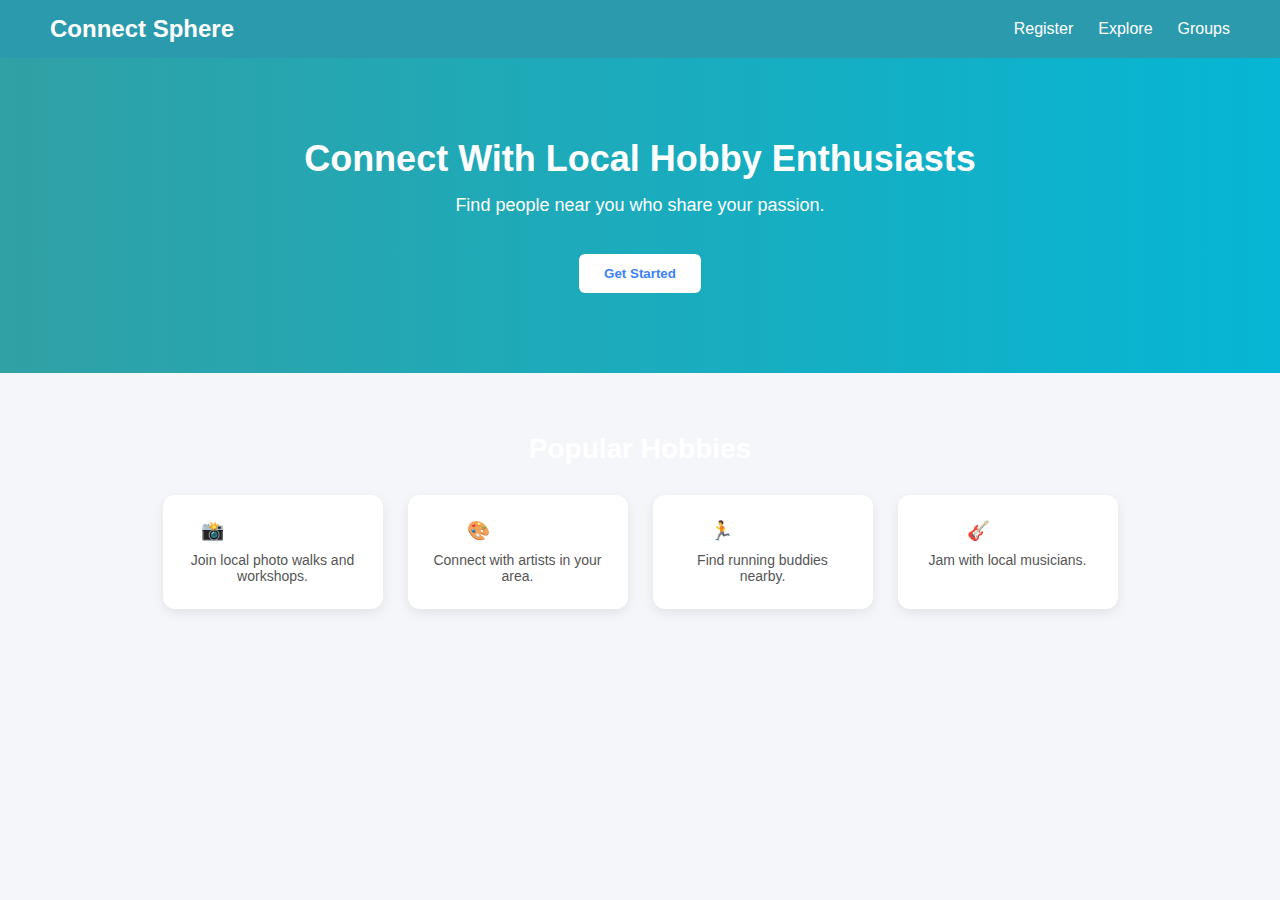
<file: index.html>
<!DOCTYPE html>
<html lang="en">
<head>
    <meta charset="UTF-8">
    <meta name="viewport" content="width=device-width, initial-scale=1.0">
    <title>Welcome page</title>
    <link rel="stylesheet" href="style.css">
</head>
<body>
     <nav>
        <h1>Connect Sphere</h1>
        <ul>
            <a href="contact.html">Register </a>
            <a href="Explore.html">Explore</a>
            <a href="Groups">Groups</a>
        </ul>
    </nav>

    
    <section class="start">
        <h2>Connect With Local Hobby Enthusiasts</h2>
        <p>Find people near you who share your passion.</p>
        <br>
        <button>Get Started</button>
    </section>

    <section class="categories">
        <h2>Popular Hobbies</h2>
        <div class="category-container">
            <div class="card">
                <h3>📸 Photography</h3>
                <p>Join local photo walks and workshops.</p>
            </div>
            <div class="card">
                <h3>🎨 Painting</h3>
                <p>Connect with artists in your area.</p>
            </div>
            <div class="card">
                <h3>🏃 Running</h3>
                <p>Find running buddies nearby.</p>
            </div>
            <div class="card">
                <h3>🎸 Music</h3>
                <p>Jam with local musicians.</p>
            </div>
        </div>
    </section>



    
    
</body>
</html>
</file>
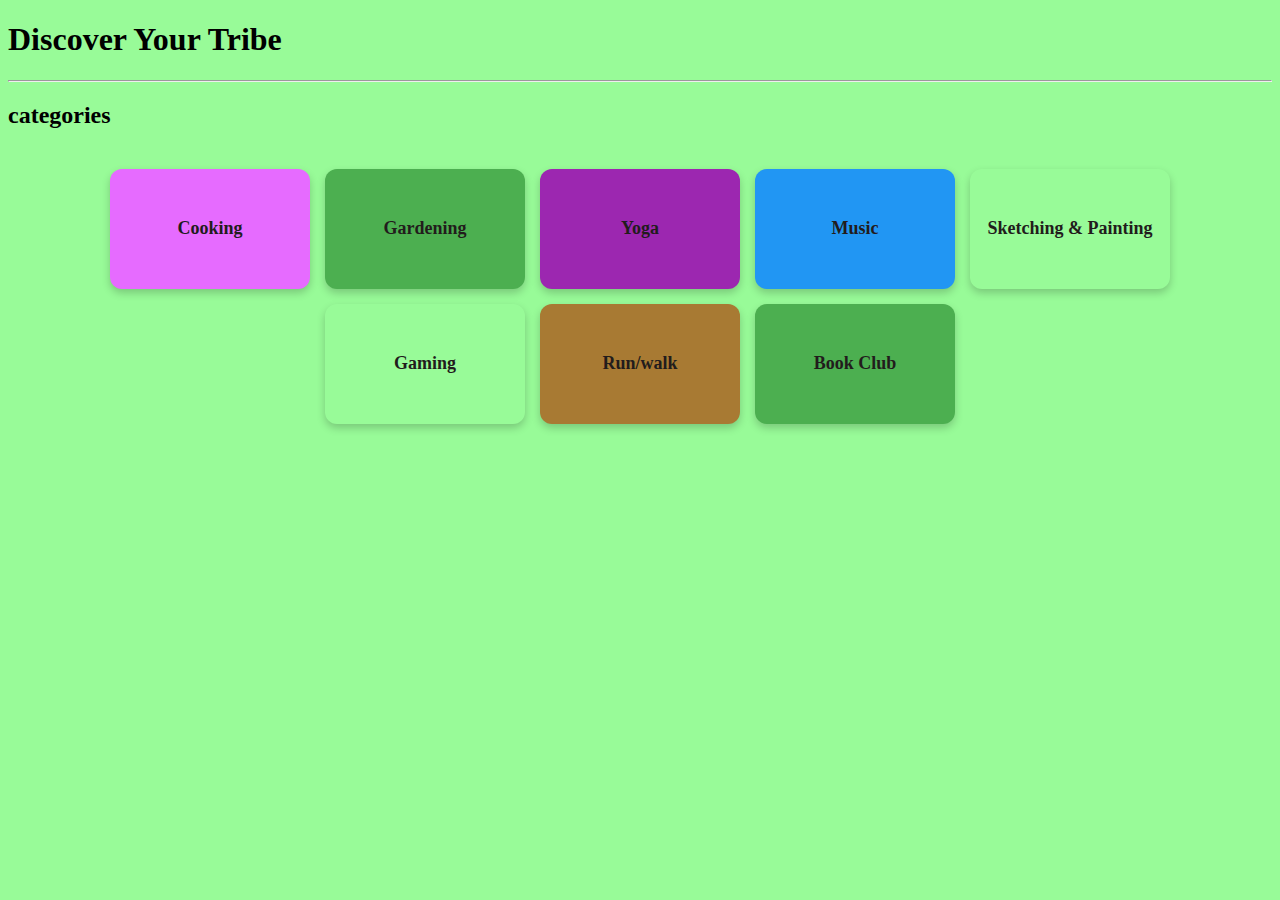
<file: Explore.html>
<!DOCTYPE html>
<html lang="en">
<head>
    <meta charset="UTF-8">
    <meta name="viewport" content="width=device-width, initial-scale=1.0">
    <title>Explore</title>
    <link rel="stylesheet" href="explore.css">
</head>
<body>
    <h1>Discover Your Tribe</h1>
    <hr>
    <h2>categories</h2>
    <div class="category-container">
    
    <div class =" box cooking">Cooking</div>
    <div class =" box gardening">Gardening</div>
    <div class =" box yoga">Yoga</div>
    <div class= " box music">Music</div>
    <div class= " box sketchig">Sketching & Painting</div>
    <div class =" box gamimg">Gaming</div>
    <div class=" box run">Run/walk</div>
    <div class="box book">Book Club</div>
    
</div>
</body>
</html>
</file>
<file: style.css>
body {
    background-color: rgb(15, 44, 54);
    font-family:arial;
    color:white;
}
h1 {
    color:white;
    font-size: 24px;
}
nav {
    padding: 15px 0;
    justify-content: center;
    gap:20px;
}
a {
    color:white;
}

* {
    margin: 0;
    padding: 0;
    box-sizing: border-box;
    font-family: Arial, Helvetica, sans-serif;
}

body {
    background-color: #f4f6f9;
}


nav {
    background-color: #2c9aad;
    color: white;
    padding: 15px 50px;
    display: flex;
    justify-content: space-between;
    align-items: center;
}

nav h1 {
    font-size: 24px;
    font-weight: bold;
}

/* Fix nav links */
nav ul {
    display: flex;
    gap: 25px;
}

nav ul a {
    text-decoration: none;
    color: white;
    font-weight: 500;
    transition: 0.3s;
}


/* Hero Section */
.start {
    text-align: center;
    padding: 80px 20px;
    background: linear-gradient(to right, #30a1a5, #06b6d4);
    color: white;
}

.start h2 {
    font-size: 36px;
    margin-bottom: 15px;
}

.start p {
    font-size: 18px;
    margin-bottom: 20px;
}

.start button {
    padding: 12px 25px;
    border: none;
    border-radius: 6px;
    background-color: white;
    color: #3b82f6;
    font-weight: bold;
    cursor: pointer;
    transition: 0.3s;
}

.start button:hover {
    background-color: #e0f2fe;
}

/* Categories Section */
.categories {
    padding: 60px 20px;
    text-align: center;
}

.categories h2 {
    font-size: 28px;
    margin-bottom: 30px;
}

/* Card Container */
.category-container {
    display: flex;
    justify-content: center;
    flex-wrap: wrap;
    gap: 25px;
}

/* Individual Card */
.card {
    background: white;
    width: 220px;
    padding: 25px;
    border-radius: 12px;
    box-shadow: 0 4px 12px rgba(0, 0, 0, 0.08);
    transition: 0.3s;
}

.card h3 {
    margin-bottom: 10px;
}

.card p {
    font-size: 14px;
    color: #555;
}

.card:hover {
    transform: translateY(-8px);
    box-shadow: 0 8px 18px rgba(0, 0, 0, 0.15);
}

/* Responsive */
@media (max-width: 768px) {
    nav {
        flex-direction: column;
        gap: 10px;
        padding: 20px;
    }

    .start h2 {
        font-size: 28px;
    }

    .category-container {
        flex-direction: column;
        align-items: center;
    }
}
</file>
<file: explore.css>
.category-container {
    display:flex;
    flex-wrap:wrap;
    gap:15px;
    padding:20px;
    justify-content:center;
}

.box {
    width: 200px;
    height: 120px;
    display: flex;
    align-items: center;
    justify-content: center;
    font-size: 18px;
    font-weight: bold;
    color: rgb(34, 28, 28);
    border-radius: 12px;
    box-shadow: 0 4px 8px rgba(0, 0, 0, 0.2);
    transition: transform 0.3s ease, box-shadow 0.3s ease;
    cursor: pointer;
}
.box:hover {
    transform: scale(1.05);
    box-shadow: 0 6px 12px rgba(0, 0, 0, 0.3);
}


.cooking { background-color: #e66bff; }
.gardening { background-color: #4caf50; }
.yoga { background-color: #9c27b0; }
.music { background-color: #2196f3; }
.sketching { background-color: #a87a33; }
.gaming { background-color: #2c48e4; }
.run { background-color: #a87a33;}
.book{ background-color: #4caf50;}
body {
    background-color: palegreen;
}
</file>
